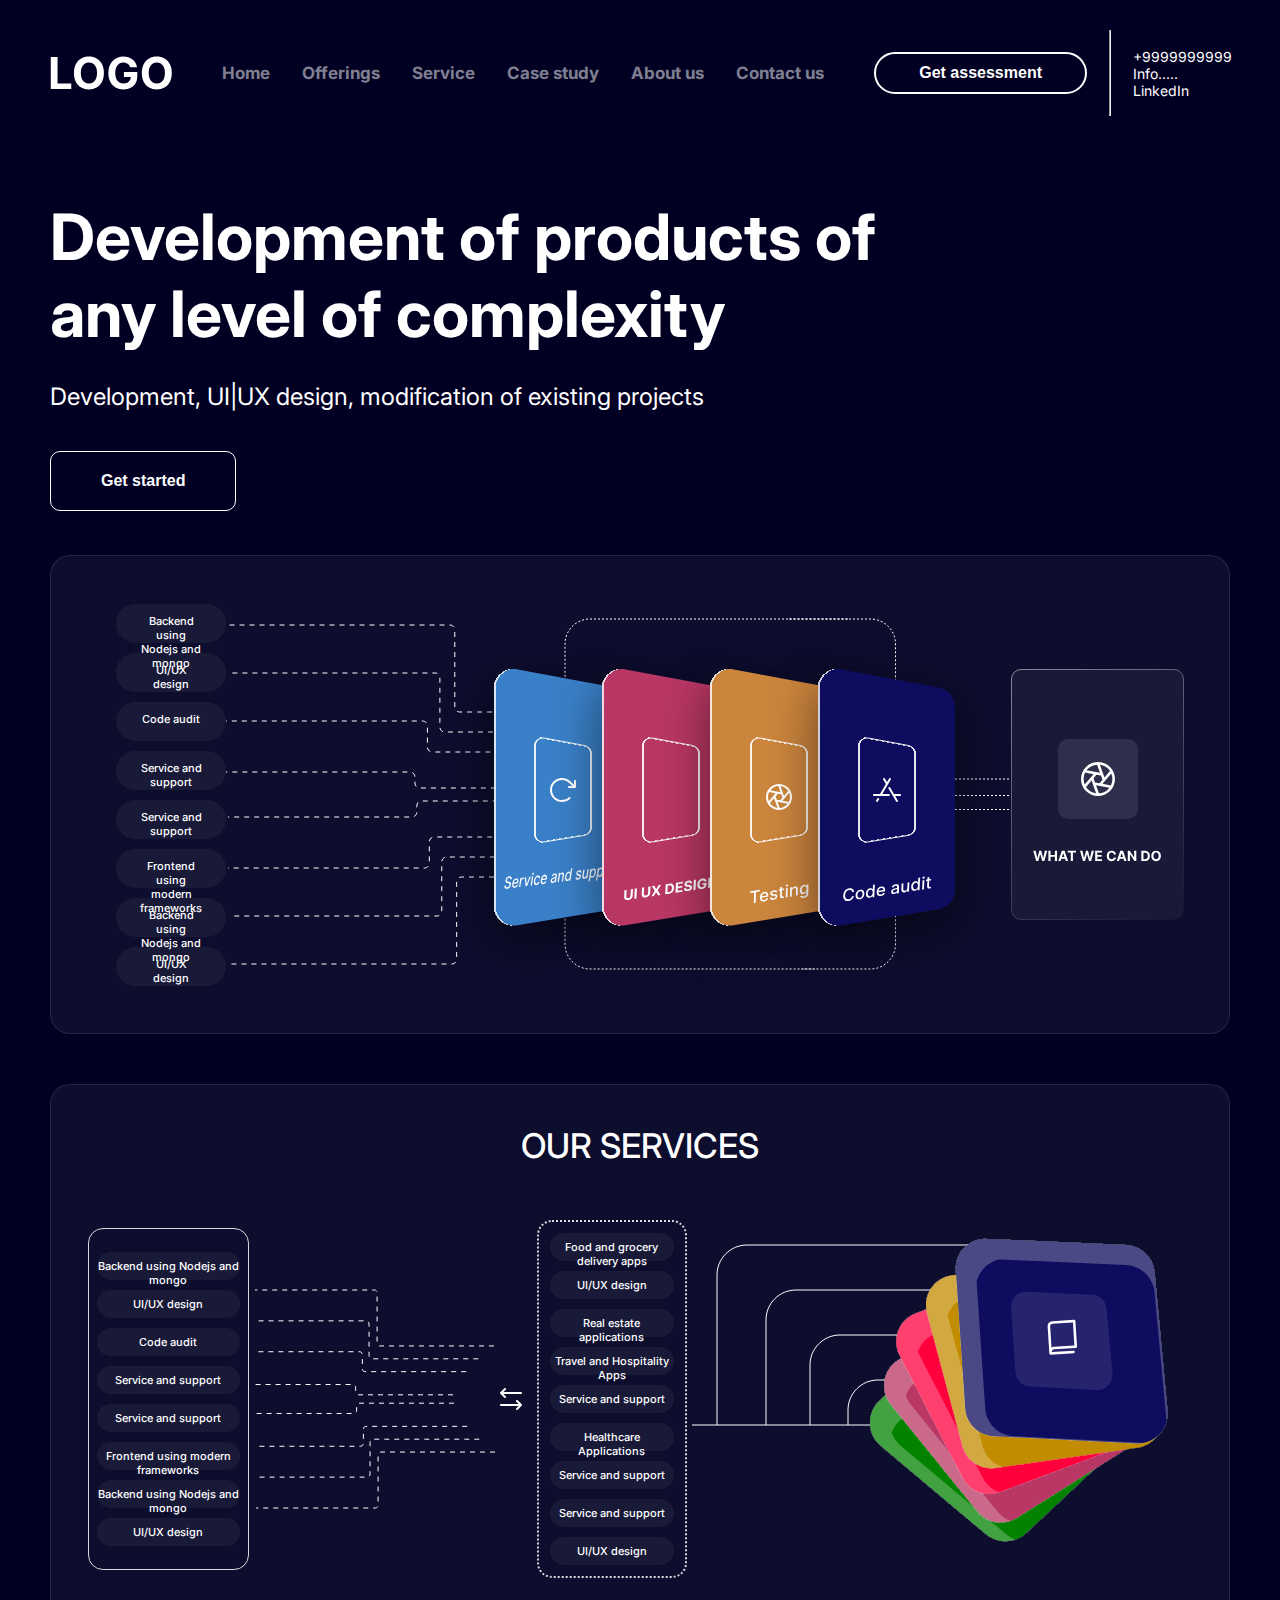
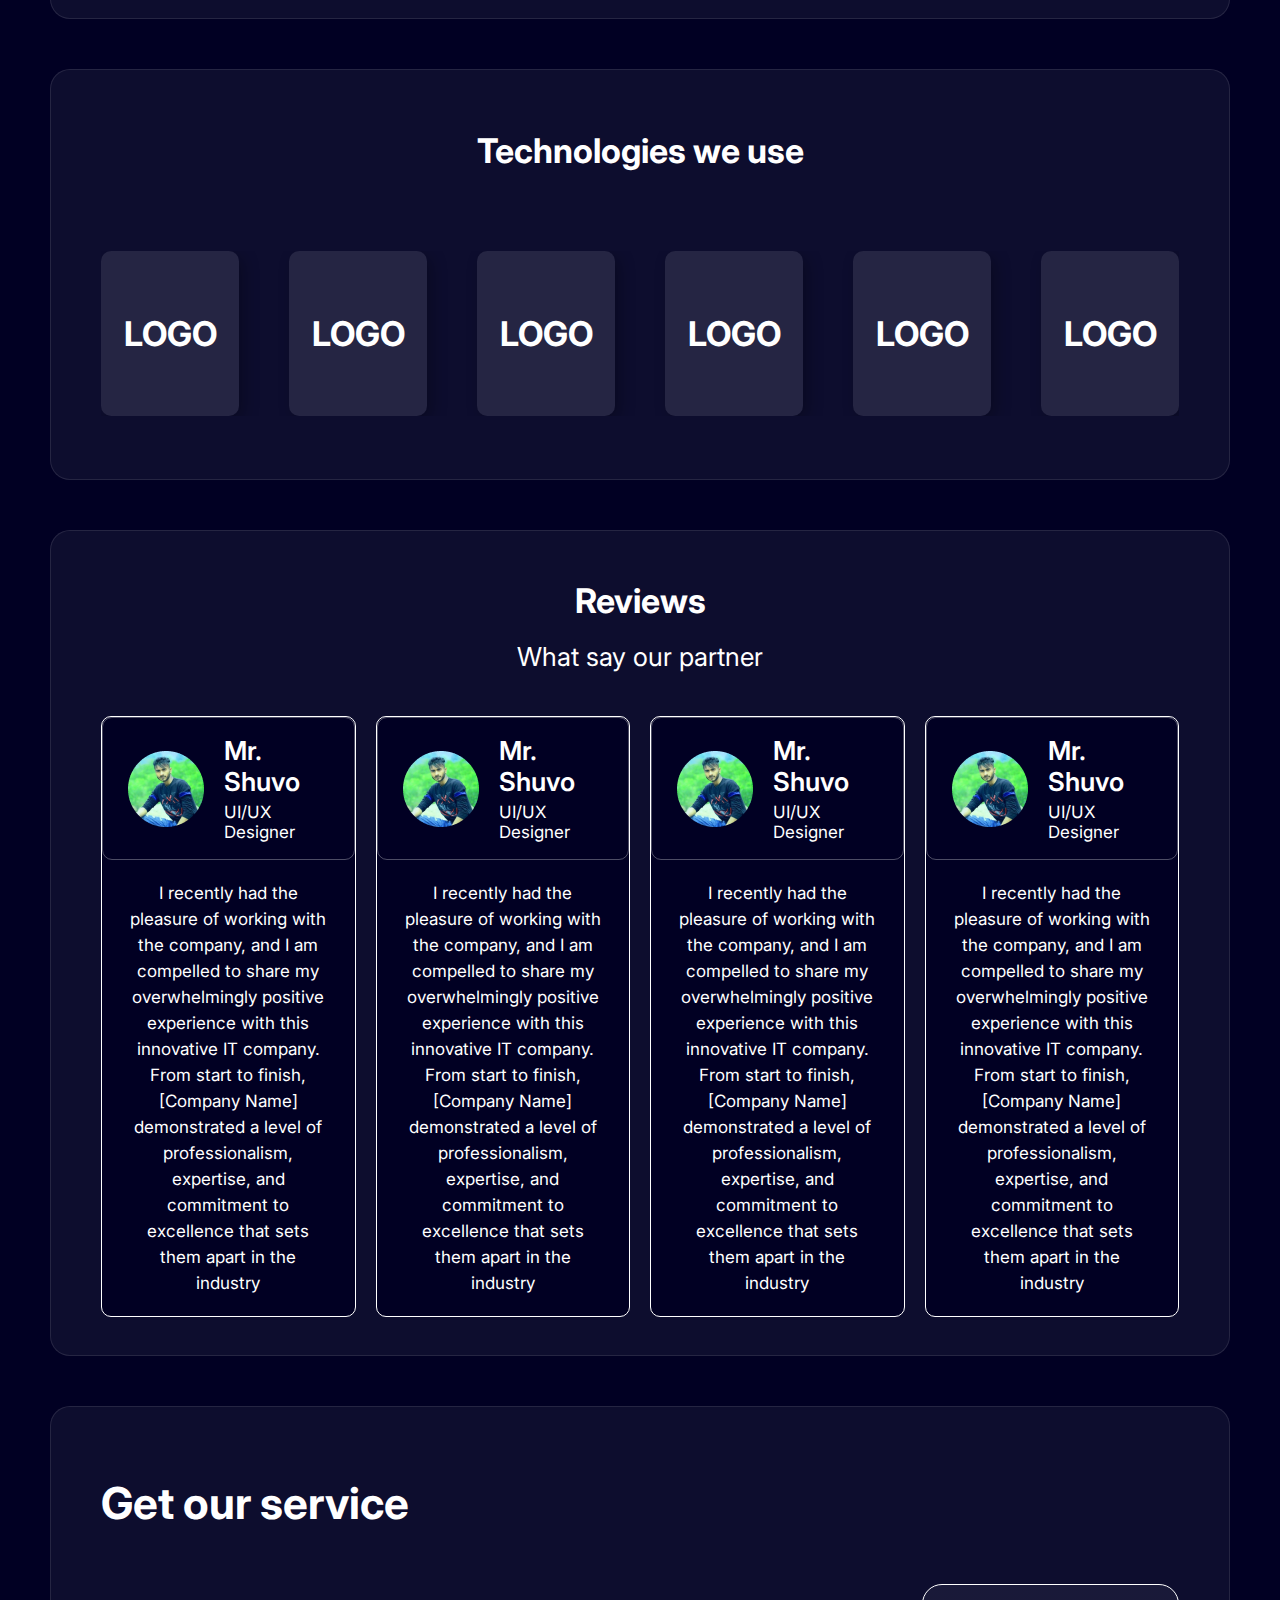
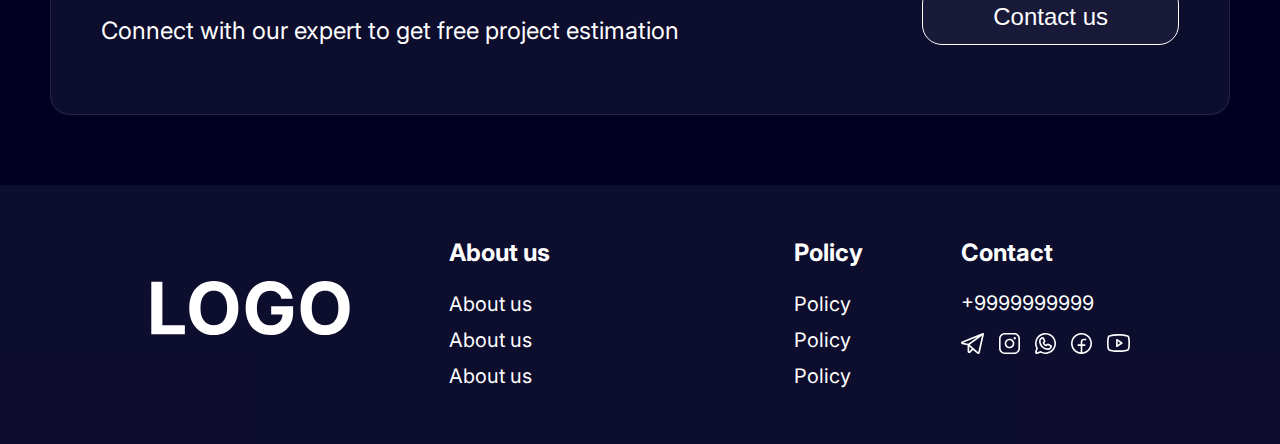
<file: index.html>
<!DOCTYPE html>
<html lang="en">
  <head>
    <meta charset="UTF-8" />
    <meta name="viewport" content="width=device-width, initial-scale=1.0" />
    <link rel="stylesheet" href="./styles/main.css" />
    <title>Development</title>
  </head>
  <body>
    <div class="container">
      <header class="header">
        <nav class="header__nav">
          <img src="images/logo.svg" alt="logo" />
          <div class="header__nav-links">
            <a href="index.html">Home</a>
            <a href="#">Offerings</a>
            <a href="#">Service</a>
            <a href="case.html">Case study</a>
            <a href="#">About us</a>
            <a href="contact.html">Contact us</a>
          </div>
          <div class="header__nav__actions">
            <button class="actions__button">Get assessment</button>
            <hr class="actions__divider" />
            <div class="actions__info">
              <a href="#" class="info__number">+9999999999</a>
              <p class="info__text">Info..... LinkedIn</p>
            </div>
          </div>
        </nav>

        <div class="header__content">
          <h1 class="content__title">
            Development of products of any level of complexity
          </h1>
          <p class="content__paragrap">
            Development, UI|UX design, modification of existing projects
          </p>
          <button class="content__button">Get started</button>
        </div>
      </header>
    </div>
    <div class="container">
      <section class="home">
        <div class="home__cards card__skills">
          <div class="skills__info">
            <span>Backend using Nodejs and mongo</span>
            <span>UI/UX design</span>
            <span>Code audit</span>
            <span>Service and support</span>
            <span>Service and support</span>
            <span>Frontend using modern frameworks</span>
            <span>Backend using Nodejs and mongo</span>
            <span>UI/UX design</span>
          </div>
          <img
            class="skills__image"
            src="images/home-page/skills-vector.svg"
            alt=""
          />
        </div>
        <div class="home__cards card__services">
          <h2 class="services__title">OUR SERVICES</h2>
          <div class="services__content">
            <div class="content__info">
              <span>Backend using Nodejs and mongo</span>
              <span>UI/UX design</span>
              <span>Code audit</span>
              <span>Service and support</span>
              <span>Service and support</span>
              <span>Frontend using modern frameworks</span>
              <span>Backend using Nodejs and mongo</span>
              <span>UI/UX design</span>
            </div>
            <img
              src="images/home-page/services-lineImage.svg"
              alt="line-image"
            />
            <img
              class="line-vector"
              src="images/home-page/services-line-vector.svg"
              alt="line-vector"
            />
            <div class="content__info info-second">
              <span>Food and grocery delivery apps</span>
              <span>UI/UX design</span>
              <span>Real estate applications</span>
              <span>Travel and Hospitality Apps</span>
              <span>Service and support</span>
              <span>Healthcare Applications</span>
              <span>Service and support</span>
              <span>Service and support</span>
              <span>UI/UX design</span>
            </div>
            <img src="images/home-page/services-vector.svg" alt="vector" />
          </div>
        </div>
        <div class="home__cards card__technologies">
          <h2 class="technologies__title">Technologies we use</h2>
          <div class="technologies__content">
            <div class="box">LOGO</div>
            <div class="box">LOGO</div>
            <div class="box">LOGO</div>
            <div class="box">LOGO</div>
            <div class="box">LOGO</div>
            <div class="box">LOGO</div>
          </div>
        </div>
        <div class="home__cards card__reviews">
          <h2 class="reviews__title">Reviews</h2>
          <h3 class="reviews__text">What say our partner</h3>
          <div class="reviews__container">
            <div class="reviews__box">
              <div class="box__head">
                <img
                  class="head__image"
                  src="./images/home-page/reviews-image.png"
                  alt="image"
                />
                <div class="head__content">
                  <h4 class="head__title">Mr. Shuvo</h4>
                  <p class="head__skill">UI/UX Designer</p>
                </div>
              </div>
              <div class="box__text">
                <p>
                  I recently had the pleasure of working with the company, and I
                  am compelled to share my overwhelmingly positive experience
                  with this innovative IT company. From start to finish,
                  [Company Name] demonstrated a level of professionalism,
                  expertise, and commitment to excellence that sets them apart
                  in the industry
                </p>
              </div>
            </div>
            <div class="reviews__box">
              <div class="box__head">
                <img
                  class="head__image"
                  src="./images/home-page/reviews-image.png"
                  alt="image"
                />
                <div class="head__content">
                  <h4 class="head__title">Mr. Shuvo</h4>
                  <p class="head__skill">UI/UX Designer</p>
                </div>
              </div>
              <div class="box__text">
                <p>
                  I recently had the pleasure of working with the company, and I
                  am compelled to share my overwhelmingly positive experience
                  with this innovative IT company. From start to finish,
                  [Company Name] demonstrated a level of professionalism,
                  expertise, and commitment to excellence that sets them apart
                  in the industry
                </p>
              </div>
            </div>
            <div class="reviews__box">
              <div class="box__head">
                <img
                  class="head__image"
                  src="./images/home-page/reviews-image.png"
                  alt="image"
                />
                <div class="head__content">
                  <h4 class="head__title">Mr. Shuvo</h4>
                  <p class="head__skill">UI/UX Designer</p>
                </div>
              </div>
              <div class="box__text">
                <p>
                  I recently had the pleasure of working with the company, and I
                  am compelled to share my overwhelmingly positive experience
                  with this innovative IT company. From start to finish,
                  [Company Name] demonstrated a level of professionalism,
                  expertise, and commitment to excellence that sets them apart
                  in the industry
                </p>
              </div>
            </div>
            <div class="reviews__box">
              <div class="box__head">
                <img
                  class="head__image"
                  src="./images/home-page/reviews-image.png"
                  alt="image"
                />
                <div class="head__content">
                  <h4 class="head__title">Mr. Shuvo</h4>
                  <p class="head__skill">UI/UX Designer</p>
                </div>
              </div>
              <div class="box__text">
                <p>
                  I recently had the pleasure of working with the company, and I
                  am compelled to share my overwhelmingly positive experience
                  with this innovative IT company. From start to finish,
                  [Company Name] demonstrated a level of professionalism,
                  expertise, and commitment to excellence that sets them apart
                  in the industry
                </p>
              </div>
            </div>
          </div>
        </div>
        <div class="home__cards card__contact">
          <div class="contact__content">
            <h2 class="contact__title">Get our service</h2>
            <p class="contact__paragraph">
              Connect with our expert to get free project estimation
            </p>
          </div>
          <button class="contact__button">Contact us</button>
        </div>
      </section>
    </div>
    <footer>
      <div class="container">
        <div class="footer__section">
          <div class="footer__img">
            <img src="./images/logo.svg" alt="logo svg" />
          </div>
          <div class="footer__links">
            <ul>
              <li><a href="#">About us</a></li>
              <li><a href="#">About us</a></li>
              <li><a href="#">About us</a></li>
              <li><a href="#">About us</a></li>
            </ul>
            <ul>
              <li><a href="#">Policy</a></li>
              <li><a href="#">Policy</a></li>
              <li><a href="#">Policy</a></li>
              <li><a href="#">Policy</a></li>
            </ul>
          </div>
          <div class="footer__contact">
            <h4>Contact</h4>
            <p>+9999999999</p>
            <span>
              <img src="./images/footer_icons.svg" alt="icons" />
            </span>
          </div>
        </div>
      </div>
    </footer>
  </body>
</html>
</file>
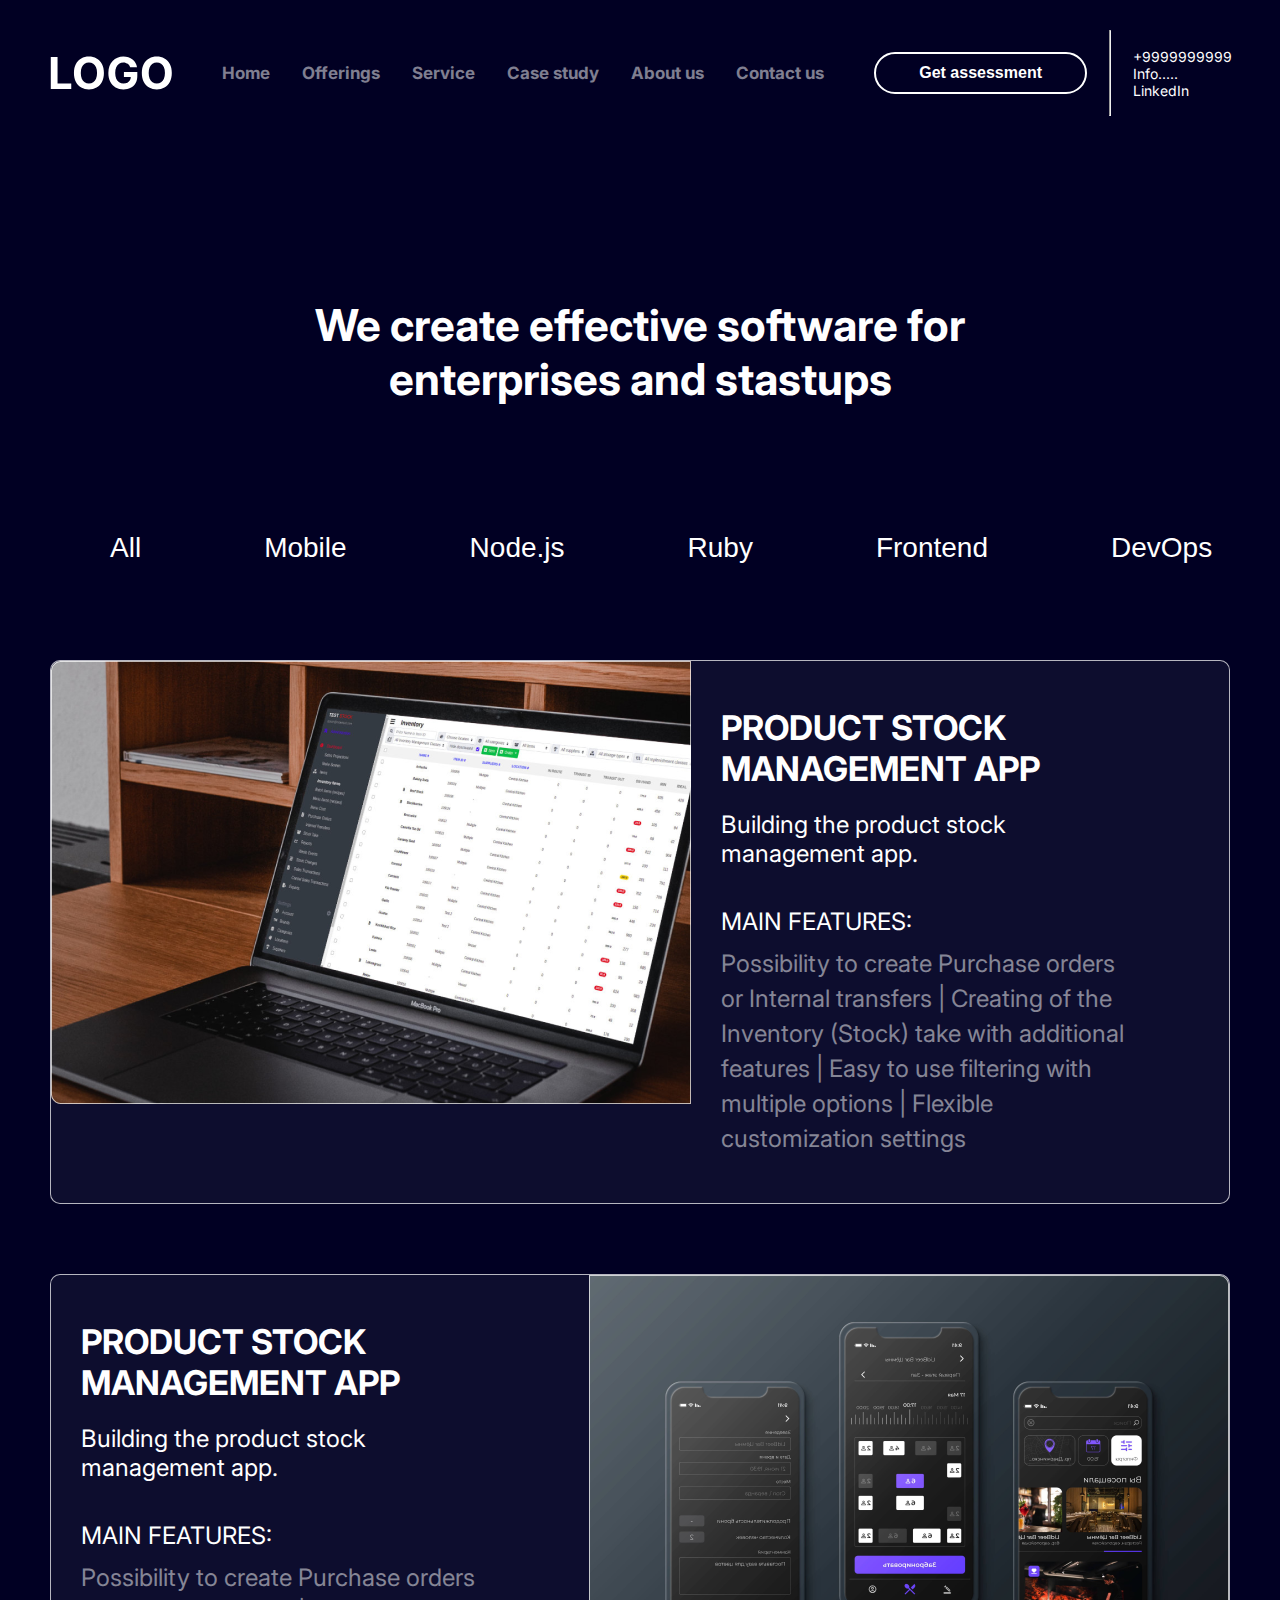
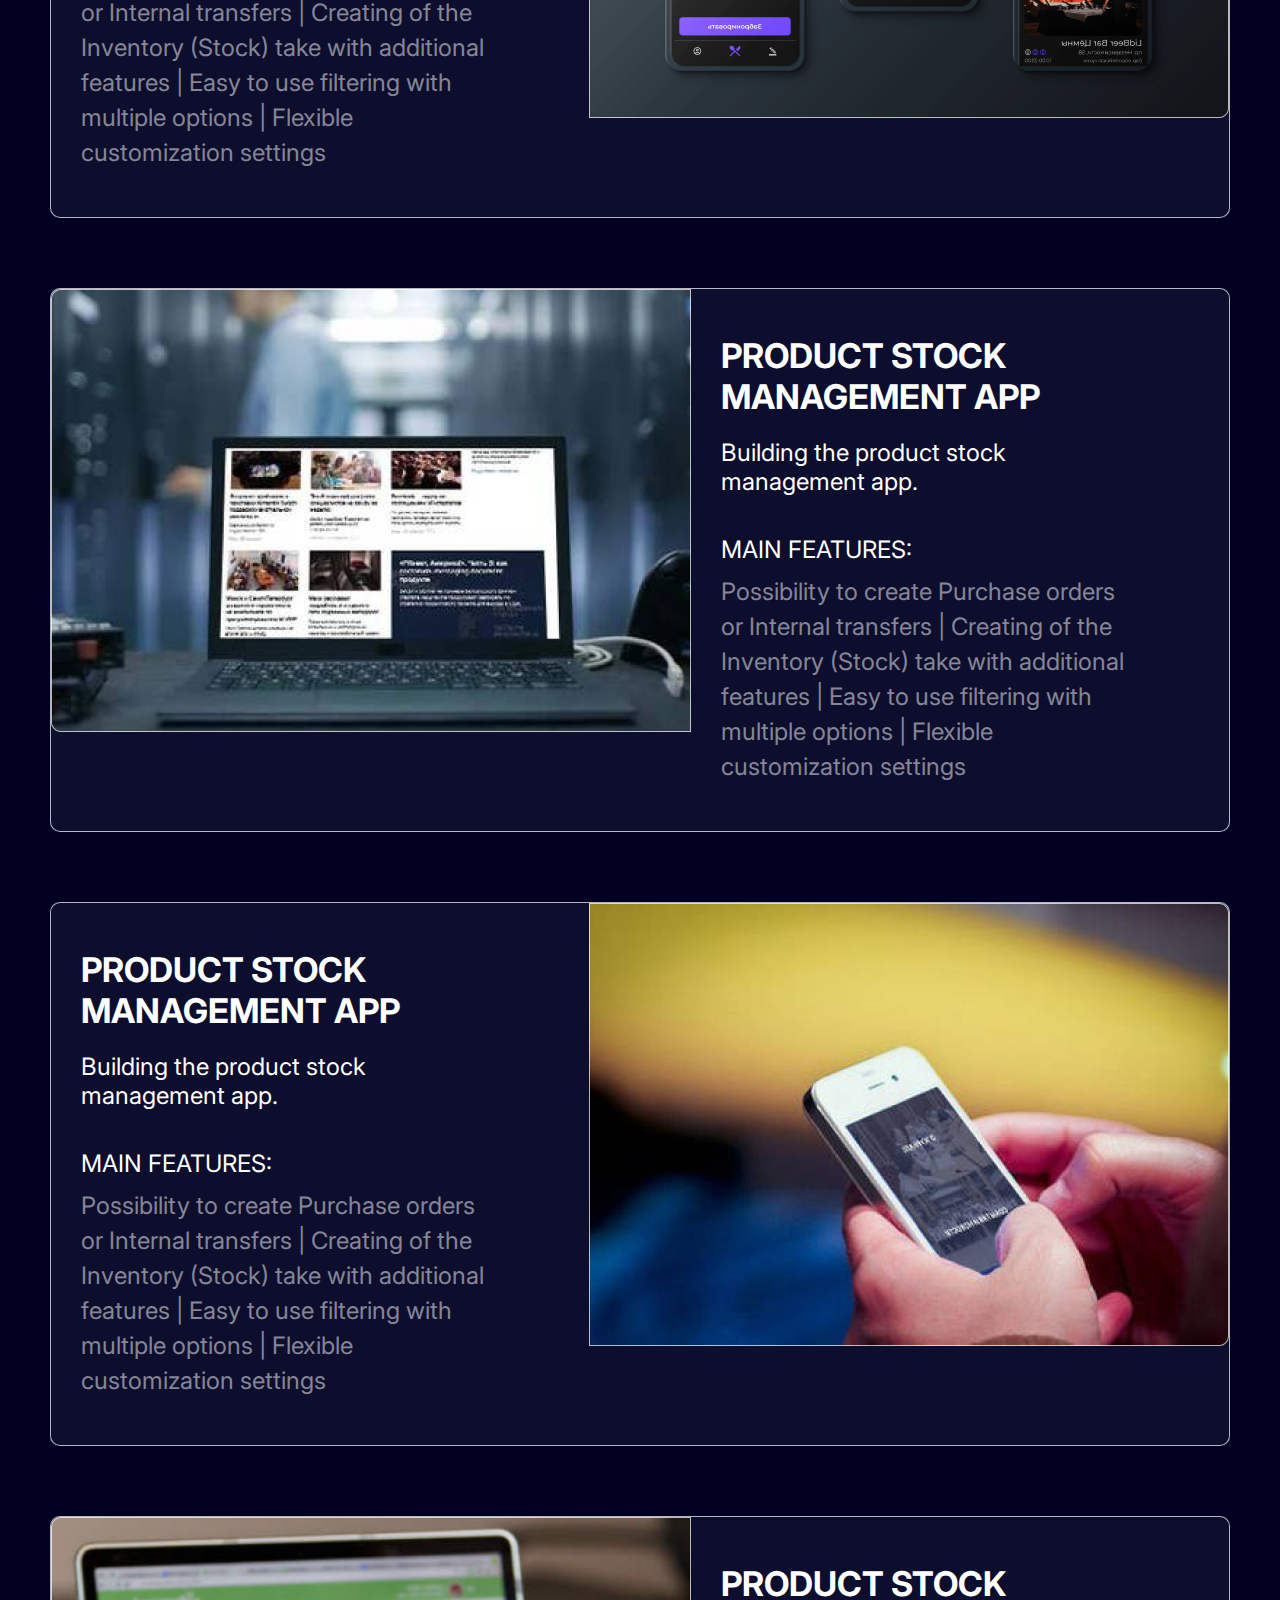
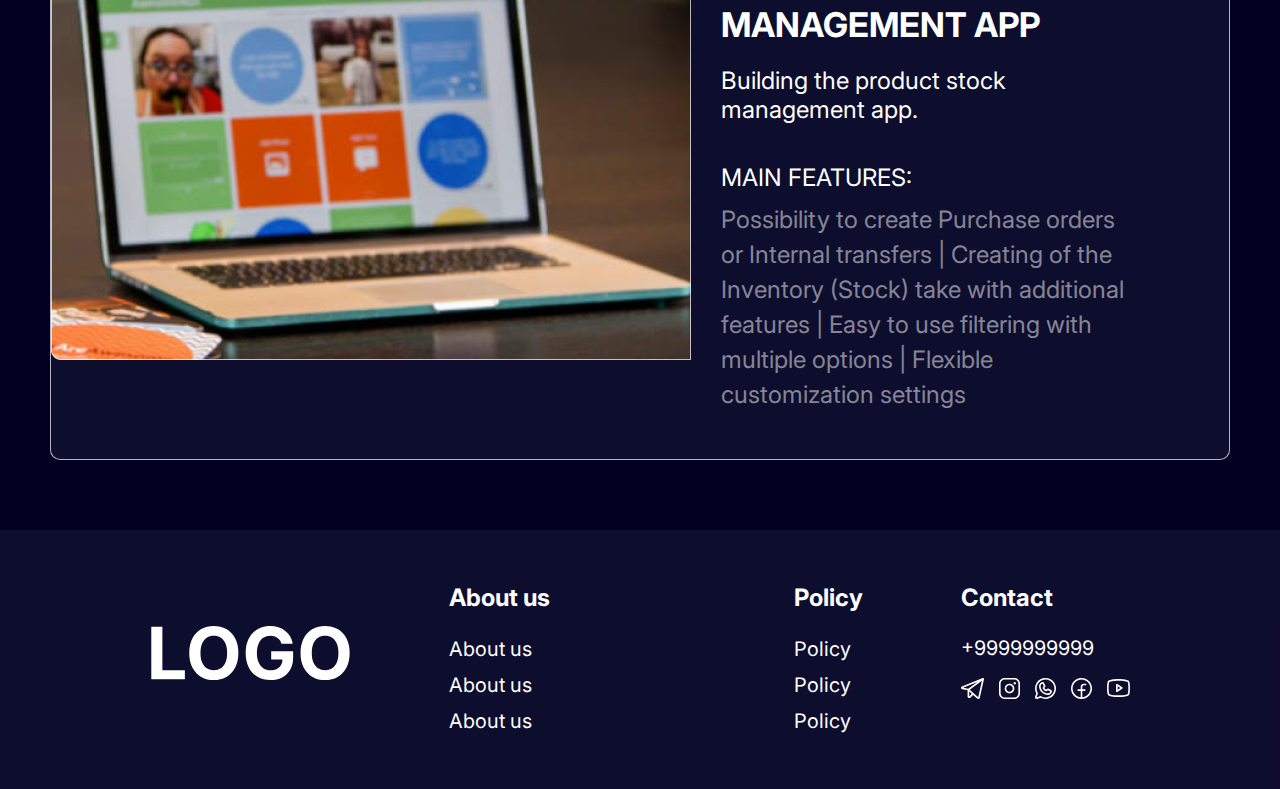
<file: case.html>
<!DOCTYPE html>
<html lang="en">
  <head>
    <meta charset="UTF-8" />
    <meta name="viewport" content="width=device-width, initial-scale=1.0" />
    <link rel="stylesheet" href="./styles/main.css" />
    <title>Development</title>
  </head>
  <body>
    <div class="container">
      <nav class="header__nav">
        <img src="images/logo.svg" alt="logo" />
        <div class="header__nav-links">
          <a href="index.html">Home</a>
          <a href="#">Offerings</a>
          <a href="#">Service</a>
          <a href="case.html">Case study</a>
          <a href="#">About us</a>
          <a href="contact.html">Contact us</a>
        </div>
        <div class="header__nav__actions">
          <button class="actions__button">Get assessment</button>
          <hr class="actions__divider" />
          <div class="actions__info">
            <a href="#" class="info__number">+9999999999</a>
            <p class="info__text">Info..... LinkedIn</p>
          </div>
        </div>
      </nav>
    </div>
    <div class="container">
      <div class="hero">
        <div class="hero__content">
          <h1>We create effective software for enterprises and stastups</h1>
        </div>
        <div class="hero__filter">
          <button class="hero__btns"><span>All</span></button>
          <button class="hero__btns"><span>Mobile</span></button>
          <button class="hero__btns"><span>Node.js</span></button>
          <button class="hero__btns"><span>Ruby</span></button>
          <button class="hero__btns"><span>Frontend</span></button>
          <button class="hero__btns"><span>DevOps</span></button>
        </div>
      </div>
    </div>
    <div class="container">
      <main>
        <div class="main__box box-1">
          <div class="box__img">
            <img src="./images/case-page/main-1.png" alt="main img" />
          </div>
          <div class="box__content">
            <div>
              <h2>PRODUCT STOCK MANAGEMENT APP</h2>
              <p>Building the product stock management app.</p>
            </div>
            <div>
              <span>MAIN FEATURES:</span>
              <p>
                Possibility to create Purchase orders or Internal transfers |
                Creating of the Inventory (Stock) take with additional features
                | Easy to use filtering with multiple options | Flexible
                customization settings
              </p>
            </div>
          </div>
        </div>
        <div class="main__box box-2">
          <div class="box__img">
            <img src="./images/case-page/main-2.png" alt="main img" />
          </div>
          <div class="box__content">
            <div>
              <h2>PRODUCT STOCK MANAGEMENT APP</h2>
              <p>Building the product stock management app.</p>
            </div>
            <div>
              <span>MAIN FEATURES:</span>
              <p>
                Possibility to create Purchase orders or Internal transfers |
                Creating of the Inventory (Stock) take with additional features
                | Easy to use filtering with multiple options | Flexible
                customization settings
              </p>
            </div>
          </div>
        </div>
        <div class="main__box box-3">
          <div class="box__img">
            <img src="./images/case-page/main-3.png" alt="main img" />
          </div>
          <div class="box__content">
            <div>
              <h2>PRODUCT STOCK MANAGEMENT APP</h2>
              <p>Building the product stock management app.</p>
            </div>
            <div>
              <span>MAIN FEATURES:</span>
              <p>
                Possibility to create Purchase orders or Internal transfers |
                Creating of the Inventory (Stock) take with additional features
                | Easy to use filtering with multiple options | Flexible
                customization settings
              </p>
            </div>
          </div>
        </div>
        <div class="main__box box-4">
          <div class="box__img">
            <img src="./images/case-page/main-4.png" alt="main img" />
          </div>
          <div class="box__content">
            <div>
              <h2>PRODUCT STOCK MANAGEMENT APP</h2>
              <p>Building the product stock management app.</p>
            </div>
            <div>
              <span>MAIN FEATURES:</span>
              <p>
                Possibility to create Purchase orders or Internal transfers |
                Creating of the Inventory (Stock) take with additional features
                | Easy to use filtering with multiple options | Flexible
                customization settings
              </p>
            </div>
          </div>
        </div>
        <div class="main__box box-5">
          <div class="box__img">
            <img src="./images/case-page/main-5.png" alt="main img" />
          </div>
          <div class="box__content">
            <div>
              <h2>PRODUCT STOCK MANAGEMENT APP</h2>
              <p>Building the product stock management app.</p>
            </div>
            <div>
              <span>MAIN FEATURES:</span>
              <p>
                Possibility to create Purchase orders or Internal transfers |
                Creating of the Inventory (Stock) take with additional features
                | Easy to use filtering with multiple options | Flexible
                customization settings
              </p>
            </div>
          </div>
        </div>
      </main>
    </div>
    <footer>
      <div class="container">
        <div class="footer__section">
          <div class="footer__img">
            <img src="./images/logo.svg" alt="logo svg" />
          </div>
          <div class="footer__links">
            <ul>
              <li><a href="#">About us</a></li>
              <li><a href="#">About us</a></li>
              <li><a href="#">About us</a></li>
              <li><a href="#">About us</a></li>
            </ul>
            <ul>
              <li><a href="#">Policy</a></li>
              <li><a href="#">Policy</a></li>
              <li><a href="#">Policy</a></li>
              <li><a href="#">Policy</a></li>
            </ul>
          </div>
          <div class="footer__contact">
            <h4>Contact</h4>
            <p>+9999999999</p>
            <span>
              <img src="./images/footer_icons.svg" alt="icons" />
            </span>
          </div>
        </div>
      </div>
    </footer>
  </body>
</html>
</file>
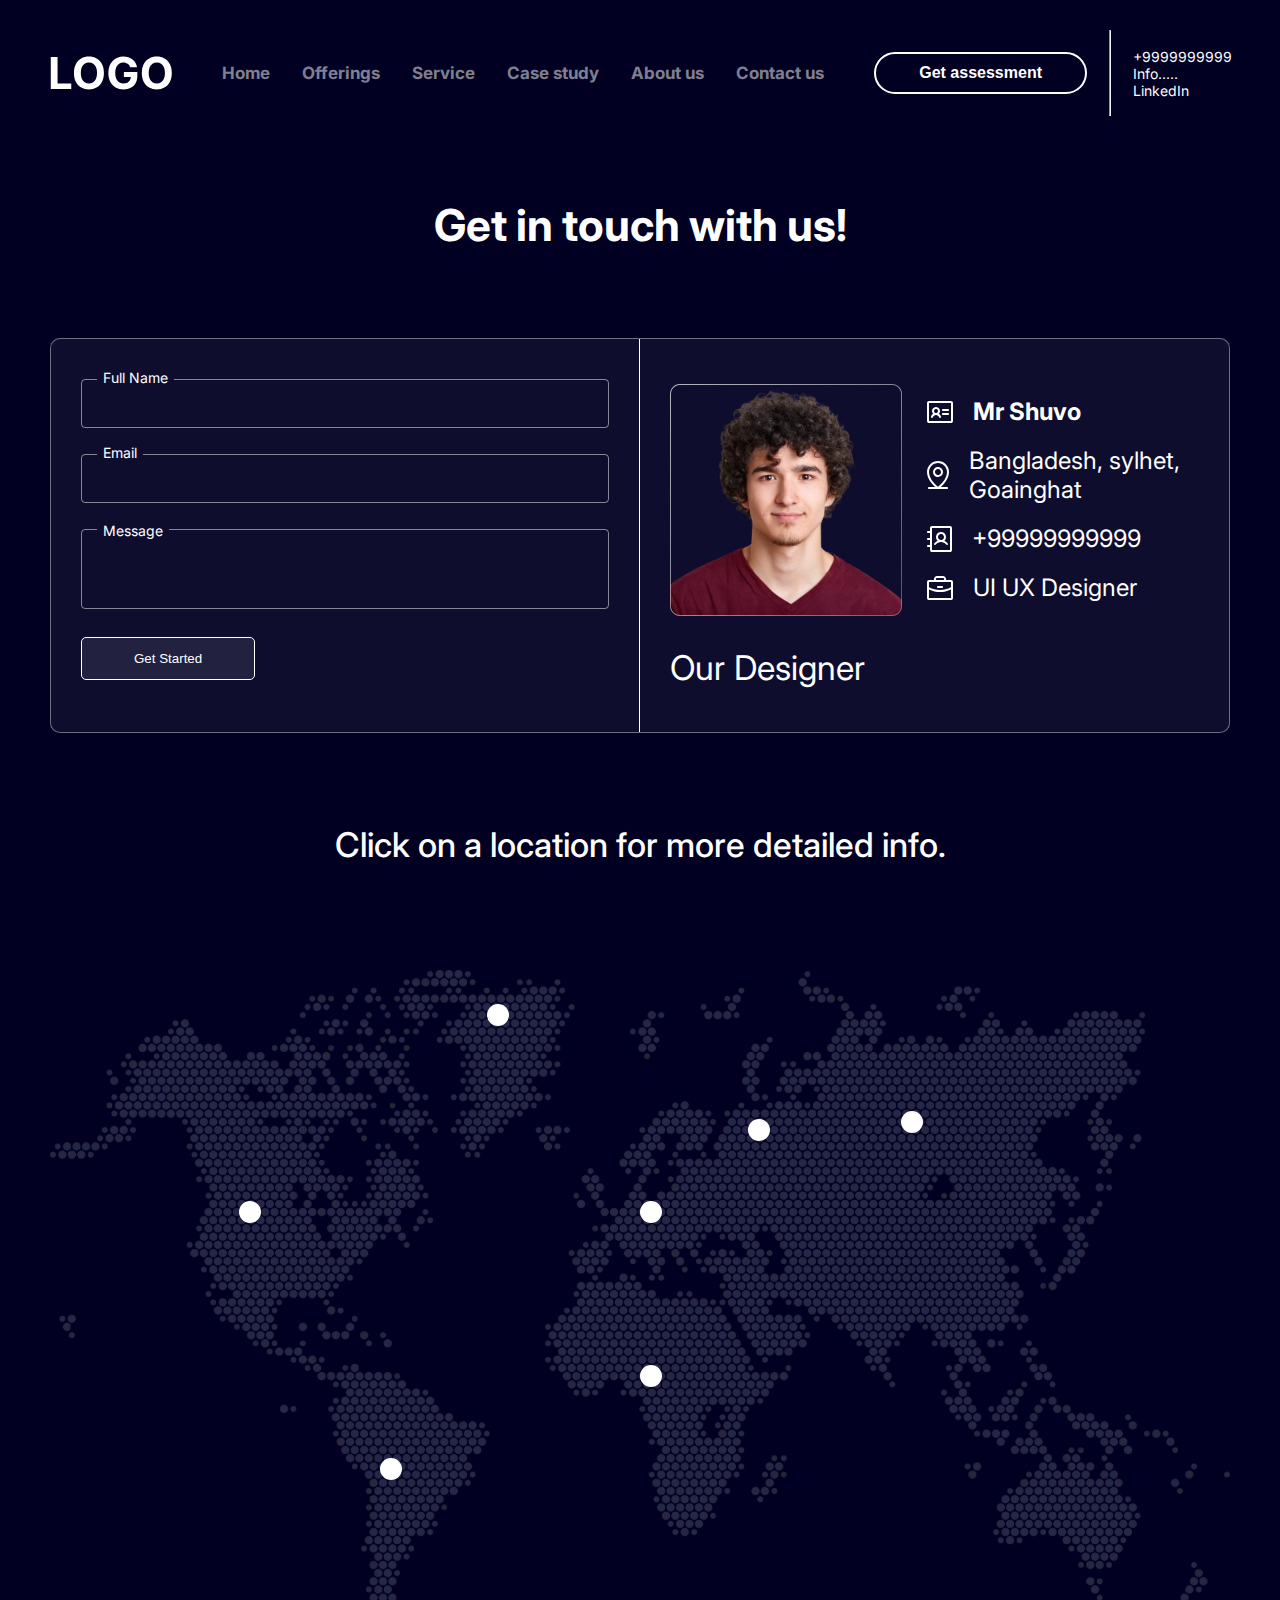
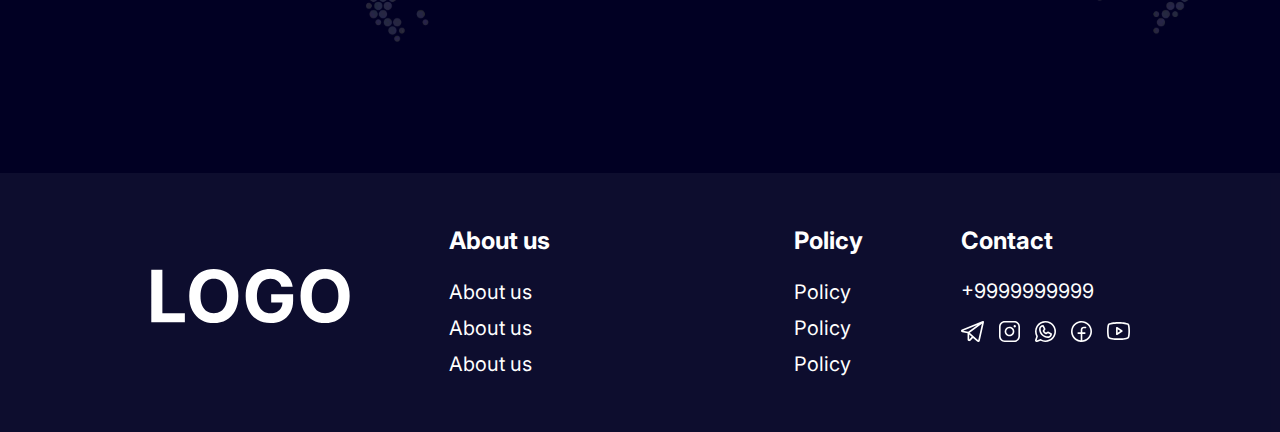
<file: contact.html>
<!DOCTYPE html>
<html lang="en">
  <head>
    <meta charset="UTF-8" />
    <meta name="viewport" content="width=device-width, initial-scale=1.0" />
    <link rel="stylesheet" href="./styles/main.css" />
    <title>Document</title>
  </head>
  <body>
    <div class="container">
      <nav class="header__nav">
        <img src="images/logo.svg" alt="logo" />
        <div class="header__nav-links">
          <a href="index.html">Home</a>
          <a href="#">Offerings</a>
          <a href="#">Service</a>
          <a href="case.html">Case study</a>
          <a href="#">About us</a>
          <a href="#">Contact us</a>
        </div>
        <div class="header__nav__actions">
          <button class="actions__button">Get assessment</button>
          <hr class="actions__divider" />
          <div class="actions__info">
            <a href="#" class="info__number">+9999999999</a>
            <p class="info__text">Info..... LinkedIn</p>
          </div>
        </div>
      </nav>
    </div>
    <div class="container">
      <main class="content">
        <h1 class="contact__title">Get in touch with us!</h1>
        <div class="contact__form">
          <div class="form__control">
            <div class="form__group">
              <label for="fullName" class="form__label">Full Name</label>
              <input type="text" id="fullName" class="form__input" />
            </div>
            <div class="form__group">
              <label for="email" class="form__label">Email</label>
              <input type="email" id="email" class="form__input" />
            </div>
            <div class="form__group">
              <label for="message" class="form__label message">Message</label>
              <textarea
                id="message"
                class="form__input form__textarea"
              ></textarea>
            </div>

            <button class="form__button">Get Started</button>
          </div>
          <div class="form__about">
            <div class="about__content">
              <img
                src="./images/contect-page/form/form-profile.png"
                alt="profile"
              />
              <div class="about__content-text">
                <div class="about__content-group">
                  <img src="./images/contect-page/form/1.svg" alt="form-icon" />
                  <span class="bold-text">Mr Shuvo</span>
                </div>
                <div class="about__content-group">
                  <img src="./images/contect-page/form/2.svg" alt="form-icon" />
                  <span>Bangladesh, sylhet, Goainghat</span>
                </div>
                <div class="about__content-group">
                  <img src="./images/contect-page/form/3.svg" alt="form-icon" />
                  <span>+99999999999</span>
                </div>
                <div class="about__content-group">
                  <img src="./images/contect-page/form/4.svg" alt="form-icon" />
                  <span>UI UX Designer</span>
                </div>
              </div>
            </div>
            <div class="about__text">
              <h2 class="about-title">Our Designer</h2>
            </div>
          </div>
        </div>
        <div class="contact__map">
          <h2 class="map__title">
            Click on a location for more detailed info.
          </h2>
          <img
            class="map__image"
            src="./images/contect-page/map-image.svg"
            alt="map-image"
          />
          <div class="map__circle circle1"></div>
          <div class="map__circle circle2"></div>
          <div class="map__circle circle3"></div>
          <div class="map__circle circle4"></div>
          <div class="map__circle circle5"></div>
          <div class="map__circle circle6"></div>
          <div class="map__circle circle7"></div>
        </div>
      </main>
    </div>
    <footer>
      <div class="container">
        <div class="footer__section">
          <div class="footer__img">
            <img src="./images/logo.svg" alt="logo svg" />
          </div>
          <div class="footer__links">
            <ul>
              <li><a href="#">About us</a></li>
              <li><a href="#">About us</a></li>
              <li><a href="#">About us</a></li>
              <li><a href="#">About us</a></li>
            </ul>
            <ul>
              <li><a href="#">Policy</a></li>
              <li><a href="#">Policy</a></li>
              <li><a href="#">Policy</a></li>
              <li><a href="#">Policy</a></li>
            </ul>
          </div>
          <div class="footer__contact">
            <h4>Contact</h4>
            <p>+9999999999</p>
            <span>
              <img src="./images/footer_icons.svg" alt="icons" />
            </span>
          </div>
        </div>
      </div>
    </footer>
  </body>
</html>
</file>
<file: styles/main.css>
@import "./basic/basick.css";
@import "./layouts/home-page/home.css";
@import "./layouts/header.css";
@import "./layouts/footer.css";
@import "./layouts/case-page/mainPage.css";
@import "./layouts/case-page/hero.css";
@import "./layouts/contact-page/contact.css";
</file>
